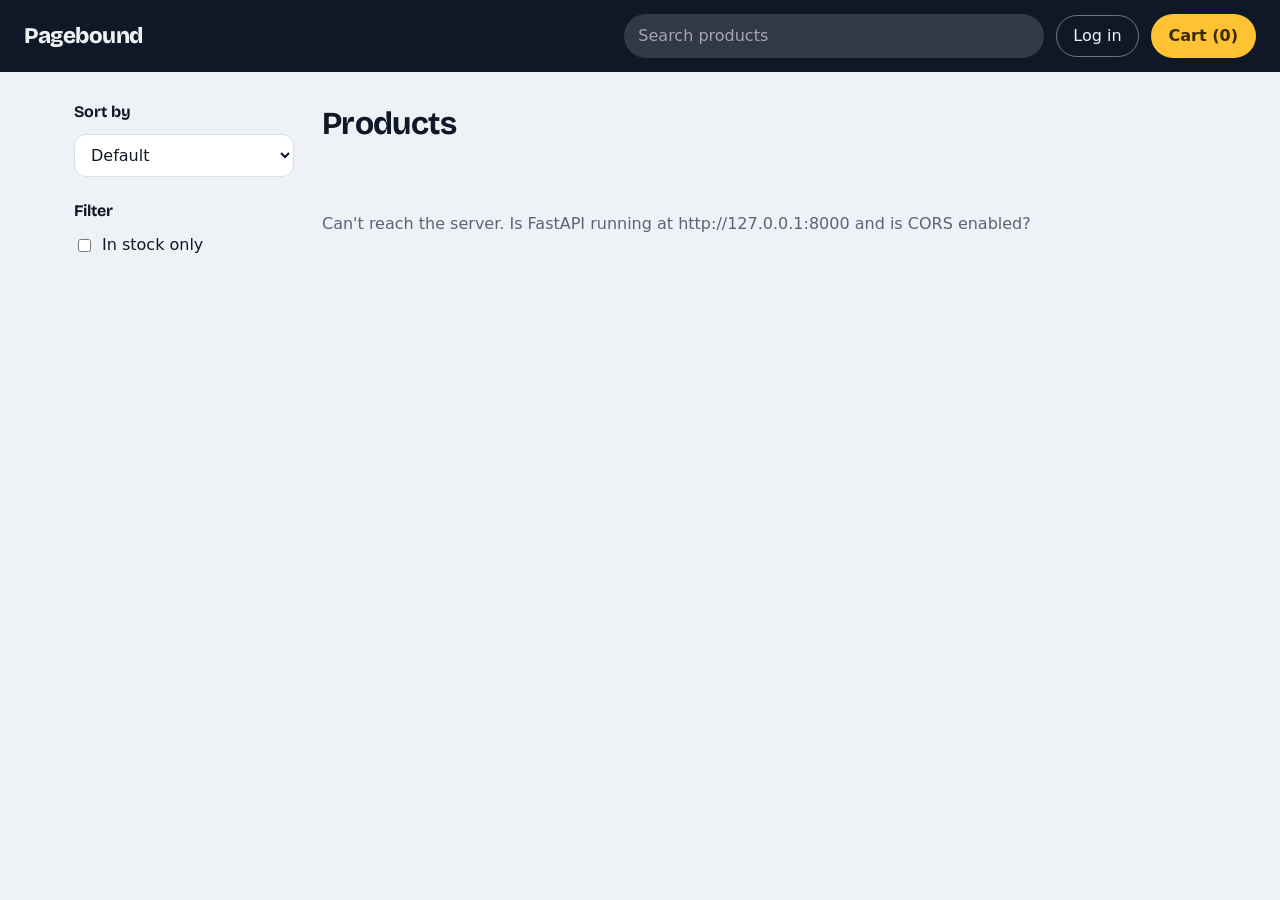
<file: frontend/index.html>
<!DOCTYPE html>
<html lang="en"><head><meta charset="utf-8"><meta name="viewport" content="width=device-width, initial-scale=1"><title>Pagebound</title><link rel="stylesheet" href="css/style.css"></head>
<body>
<header class="top" id="top"></header>
<div class="wrap">
  <aside>
    <h2>Sort by</h2>
    <select id="sort" class="field" aria-label="Sort products"><option value="">Default</option><option value="name">Name A–Z</option><option value="low">Price: low to high</option><option value="high">Price: high to low</option></select>
    <h2>Filter</h2>
    <label class="check"><input type="checkbox" id="instock"> In stock only</label>
  </aside>
  <main><h1 class="title">Products <span id="n"></span></h1><div class="grid" id="grid" aria-live="polite"></div></main>
</div>
<script src="js/config.js"></script><script src="js/common.js"></script><script src="js/index.js"></script>
</body></html>
</file>
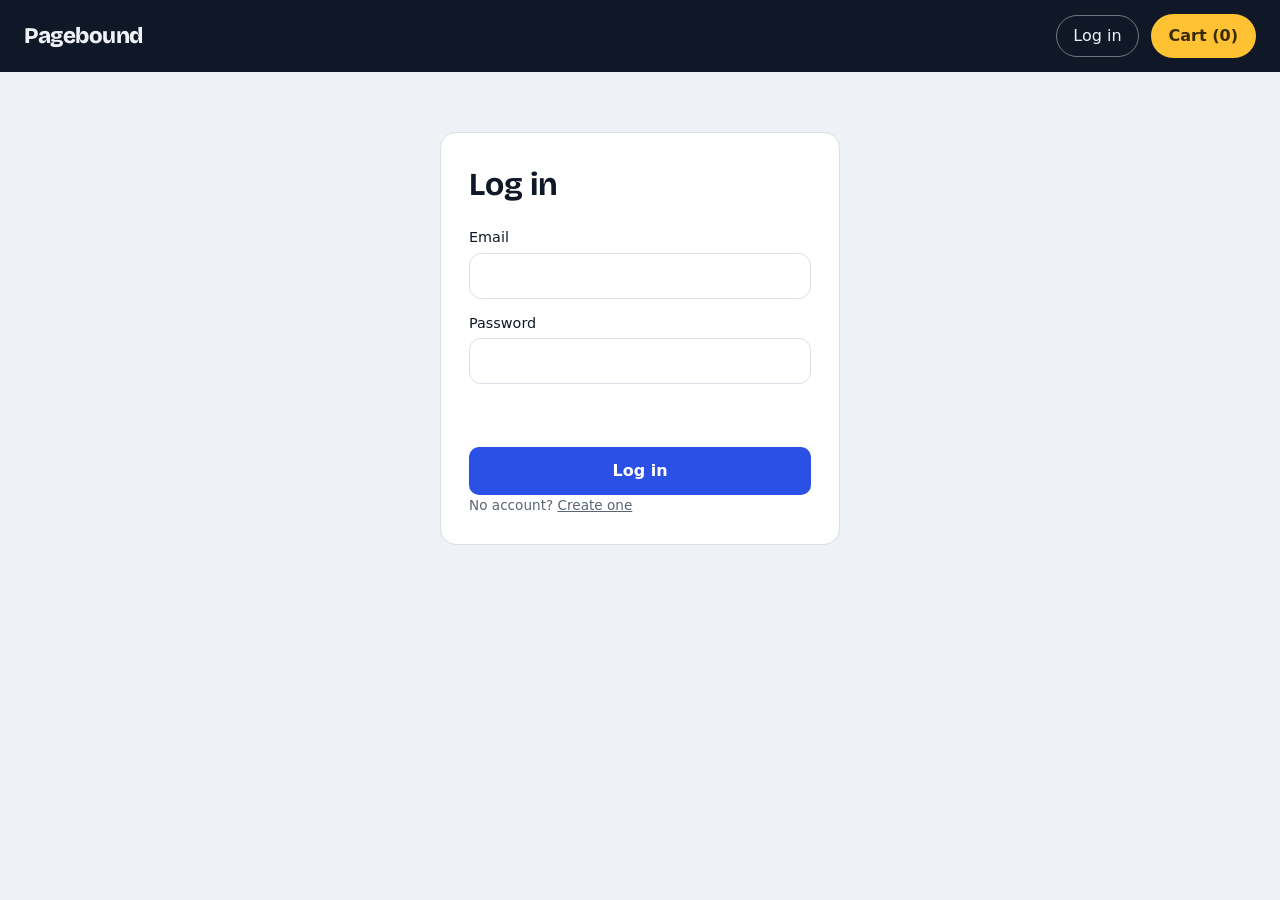
<file: frontend/login.html>
<!DOCTYPE html>
<html lang="en"><head><meta charset="utf-8"><meta name="viewport" content="width=device-width, initial-scale=1"><title>Log in – Pagebound</title><link rel="stylesheet" href="css/style.css"></head>
<body>
<header class="top" id="top"></header>
<main class="authbox">
  <h1>Log in</h1>
  <form id="form" data-mode="login">
    <label for="email">Email</label><input class="field" id="email" name="email" type="email" required autocomplete="email">
    <label for="password">Password</label><input class="field" id="password" name="password" type="password" required minlength="1" autocomplete="current-password">
    <p id="msg" role="alert"></p>
    <button class="checkout" type="submit">Log in</button>
  </form>
  <p class="meta">No account? <a href="register.html">Create one</a></p>
</main>
<script src="js/config.js"></script><script src="js/common.js"></script><script src="js/auth.js"></script>
</body></html>
</file>
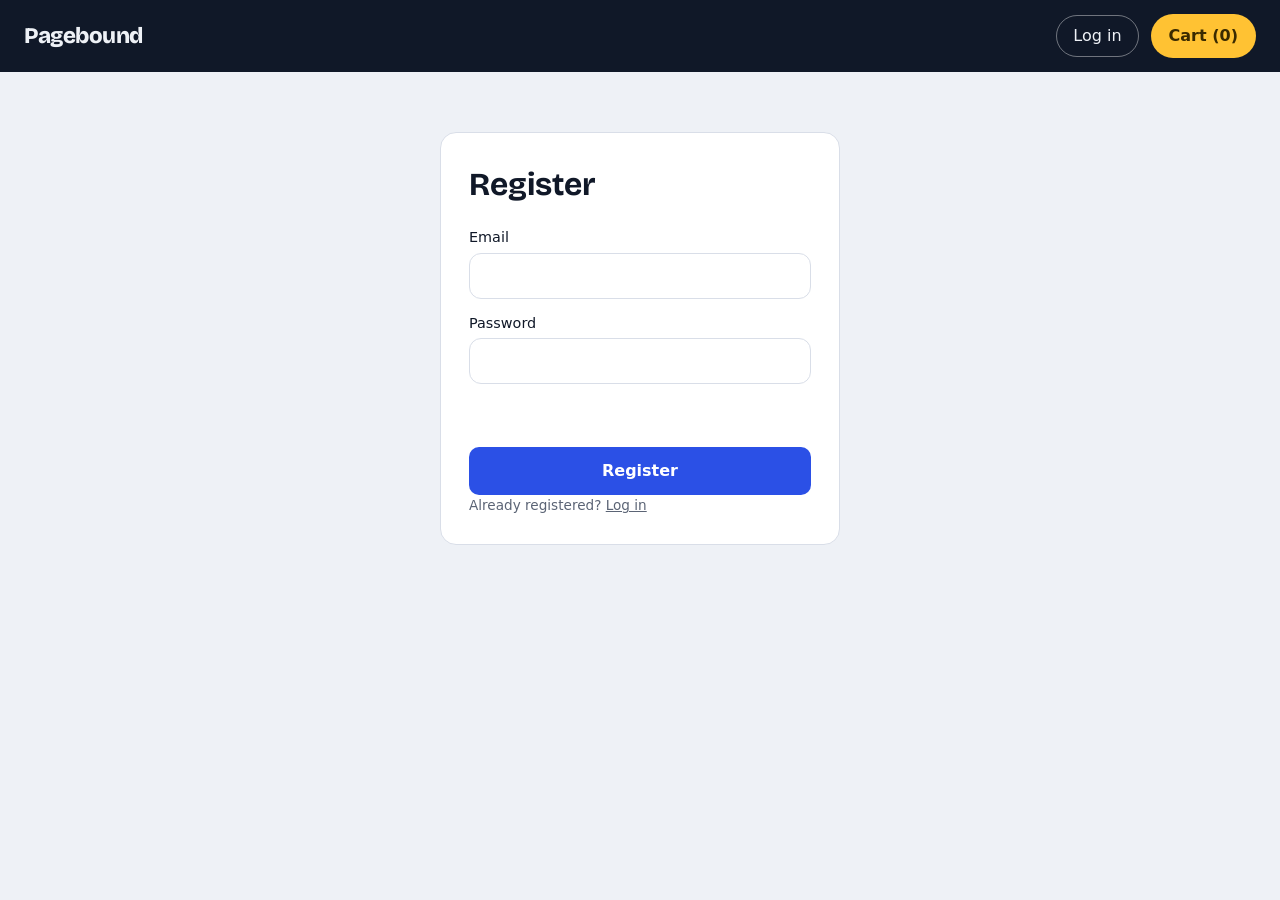
<file: frontend/register.html>
<!DOCTYPE html>
<html lang="en"><head><meta charset="utf-8"><meta name="viewport" content="width=device-width, initial-scale=1"><title>Register – Pagebound</title><link rel="stylesheet" href="css/style.css"></head>
<body>
<header class="top" id="top"></header>
<main class="authbox">
  <h1>Register</h1>
  <form id="form" data-mode="register">
    <label for="email">Email</label><input class="field" id="email" name="email" type="email" required autocomplete="email">
    <label for="password">Password</label><input class="field" id="password" name="password" type="password" required minlength="8" autocomplete="new-password">
    <p id="msg" role="alert"></p>
    <button class="checkout" type="submit">Register</button>
  </form>
  <p class="meta">Already registered? <a href="login.html">Log in</a></p>
</main>
<script src="js/config.js"></script><script src="js/common.js"></script><script src="js/auth.js"></script>
</body></html>
</file>
<file: frontend/css/style.css>
@import url('https://fonts.googleapis.com/css2?family=Bricolage+Grotesque:wght@500;700;800&display=swap');
:root{--bg:#eef1f6;--surface:#fff;--ink:#101828;--muted:#5b6475;--line:#d9dee8;--accent:#2b50e6;--accent-ink:#fff;--sun:#ffc233;--sun-ink:#3a2a00;--bad:#c62828;--ok:#1b7f3b;
--head:'Bricolage Grotesque','Segoe UI',system-ui,sans-serif;--body:system-ui,'Segoe UI',Roboto,sans-serif}
@media (prefers-color-scheme:dark){:root{--bg:#0e1424;--surface:#161e33;--ink:#eef1fa;--muted:#9aa5bf;--line:#26314d;--accent:#7b93ff;--accent-ink:#0b1030;--bad:#ff8a80;--ok:#6fdc8c}}
*{box-sizing:border-box}
body{margin:0;background:var(--bg);color:var(--ink);font-family:var(--body);line-height:1.5}
button,input,select{font:inherit}button{cursor:pointer}a{color:inherit}
:focus-visible{outline:3px solid var(--accent);outline-offset:2px}
.top{display:flex;align-items:center;gap:12px;padding:14px 24px;background:var(--ink);color:var(--bg)}
.logo{font-family:var(--head);font-weight:800;font-size:1.4rem;letter-spacing:-.02em;text-decoration:none;margin-right:auto}
.search{flex:1;max-width:420px;padding:10px 14px;border-radius:999px;border:0;background:rgba(255,255,255,.14);color:inherit}
.search::placeholder{color:inherit;opacity:.6}
.who{font-size:.9rem;opacity:.8}
.pill{background:transparent;color:inherit;border:1px solid rgba(255,255,255,.4);border-radius:999px;padding:8px 16px;text-decoration:none}
.cartbtn{background:var(--sun);color:var(--sun-ink);border:0;border-radius:999px;padding:10px 18px;font-weight:700}
.wrap{display:grid;grid-template-columns:220px 1fr;gap:28px;max-width:1180px;margin:0 auto;padding:28px 24px 60px}
aside h2{font-family:var(--head);font-size:1rem;margin:0 0 10px}
.field{width:100%;padding:10px 12px;border-radius:12px;border:1px solid var(--line);background:var(--surface);color:var(--ink);margin-bottom:22px}
.cats{display:flex;flex-direction:column;gap:6px}
.cat{display:flex;justify-content:space-between;padding:10px 14px;border-radius:12px;border:1px solid var(--line);background:var(--surface);color:var(--ink);text-align:left}
.cat[aria-pressed="true"]{background:var(--accent);color:var(--accent-ink);border-color:var(--accent)}
.title{font-family:var(--head);font-size:2rem;margin:0 0 18px;letter-spacing:-.02em}
.title span{color:var(--muted);font-size:1rem;font-weight:500}
.grid{display:grid;grid-template-columns:repeat(auto-fill,minmax(190px,1fr));gap:22px}
.card{display:flex;flex-direction:column;gap:8px;background:var(--surface);border:1px solid var(--line);border-radius:14px;padding:16px}
.cover{display:flex;align-items:flex-end;width:78%;margin:0 auto 6px;aspect-ratio:2/3;object-fit:cover;border-radius:4px 10px 10px 4px;padding:12px 10px 12px 20px;color:#fff;box-shadow:inset 8px 0 0 rgba(0,0,0,.22),0 8px 18px rgba(0,0,0,.22);font-family:var(--head);line-height:1.1}
.card h3{margin:0;font-size:1rem;font-family:var(--head)}
.meta{color:var(--muted);font-size:.85rem;margin:0}
.row{display:flex;align-items:center;justify-content:space-between;margin-top:auto;padding-top:6px;gap:8px}
.price{font-weight:800;font-size:1.1rem}
.add{border:0;border-radius:10px;padding:8px 12px;background:var(--ink);color:var(--bg);font-weight:600;text-decoration:none;font-size:.9rem}
.empty{grid-column:1/-1;color:var(--muted);padding:30px 0}
.drawer{position:fixed;top:0;right:0;bottom:0;width:min(380px,100%);background:var(--surface);border-left:1px solid var(--line);padding:20px;transform:translateX(100%);transition:transform .25s;display:flex;flex-direction:column;z-index:20}
.drawer.open{transform:none}
.drawer h2{font-family:var(--head);margin:0 0 12px;display:flex;justify-content:space-between}
.items{flex:1;overflow:auto;display:flex;flex-direction:column;gap:10px}
.item{display:flex;justify-content:space-between;align-items:center;gap:10px;border-bottom:1px solid var(--line);padding-bottom:8px}
.qty button,.x{background:none;border:1px solid var(--line);color:var(--ink);border-radius:6px;width:26px;height:26px}
.x{border:0;font-size:1rem}
.total{display:flex;justify-content:space-between;font-weight:800;font-size:1.1rem;padding:14px 0}
.checkout{background:var(--accent);color:var(--accent-ink);border:0;border-radius:10px;padding:12px;font-weight:700}
.authbox{max-width:400px;margin:60px auto;background:var(--surface);border:1px solid var(--line);border-radius:16px;padding:28px}
.authbox h1{font-family:var(--head);margin:0 0 18px}
.authbox label{display:block;font-size:.9rem;margin-bottom:4px}
.authbox .field{margin-bottom:14px}
.authbox .checkout{width:100%}
#msg{min-height:1.4em;color:var(--bad);font-size:.9rem}#msg.ok{color:var(--ok)}
@media (max-width:760px){
.wrap{grid-template-columns:1fr;padding:18px 16px 50px}
.cats{flex-direction:row;overflow-x:auto;padding-bottom:6px}.cat{white-space:nowrap;gap:8px}
.top{flex-wrap:wrap;padding:12px 16px}.search{order:5;max-width:none;flex-basis:100%}.who{display:none}}
@media (prefers-reduced-motion:reduce){.drawer{transition:none}}
.check{display:flex;gap:8px;align-items:center}
.add:disabled{opacity:.5;cursor:not-allowed}
</file>
